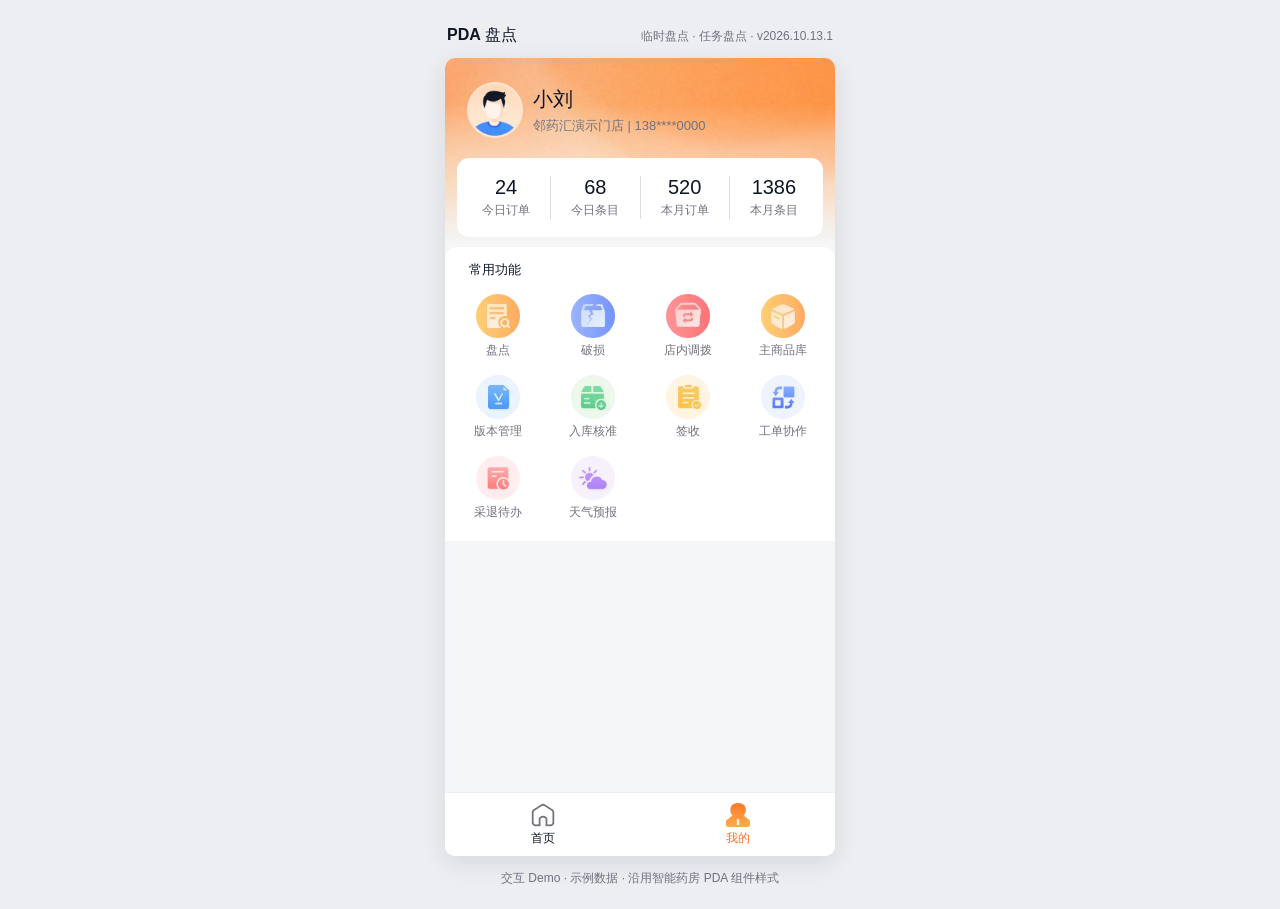
<file: index.html>
<!doctype html>
<html lang="zh-CN">
<head>
  <meta charset="UTF-8">
  <meta name="viewport" content="width=device-width, initial-scale=1, viewport-fit=cover">
  <title>PDA 盘点</title>
</head>
<body>
  <div class="preview-heading"><strong>PDA 盘点</strong><span>临时盘点 · 任务盘点 · <span id="demo-version">版本加载中</span></span></div>
  <div id="app" v-cloak></div>
  <p class="preview-note">交互 Demo · 示例数据 · 沿用智能药房 PDA 组件样式</p>
  <script type="module">
    const response = await fetch(`./version.json?check=${Date.now()}`, { cache: 'no-store' });
    if (!response.ok) throw new Error('无法读取 Demo 版本登记');
    const release = await response.json();
    window.PDA_DEMO_RELEASE = release;
    document.querySelector('#demo-version').textContent = `v${release.version}`;
    const stylesheet = document.createElement('link');
    stylesheet.rel = 'stylesheet';
    stylesheet.href = `./style.css?v=${encodeURIComponent(release.version)}`;
    document.head.append(stylesheet);
    await new Promise(resolve => { stylesheet.onload = resolve; stylesheet.onerror = resolve; });
    await import(`./app.js?v=${encodeURIComponent(release.version)}`);
  </script>
</body>
</html>
</file>
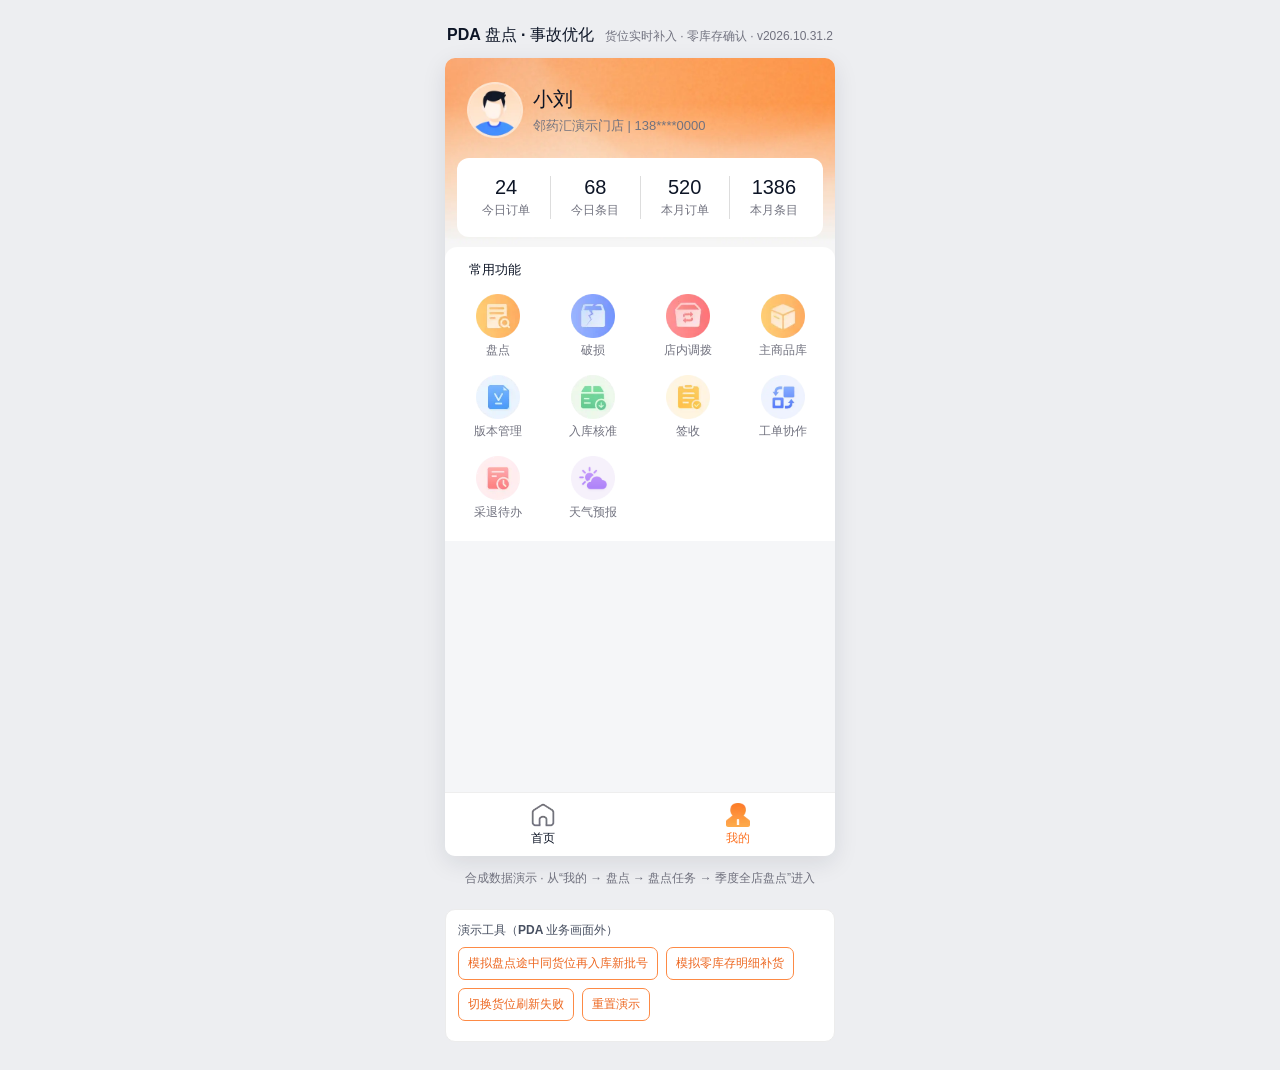
<file: incident/index.html>
<!doctype html>
<html lang="zh-CN">
<head>
  <meta charset="UTF-8">
  <meta name="viewport" content="width=device-width, initial-scale=1, viewport-fit=cover">
  <title>PDA 盘点 · 事故优化演示</title>
</head>
<body>
  <div class="preview-heading"><strong>PDA 盘点 · 事故优化</strong><span>货位实时补入 · 零库存确认 · <span id="demo-version">版本加载中</span></span></div>
  <div id="app" v-cloak></div>
  <p class="preview-note">合成数据演示 · 从“我的 → 盘点 → 盘点任务 → 季度全店盘点”进入</p>
  <aside class="demo-tools" aria-label="演示工具"><b>演示工具（PDA 业务画面外）</b><button id="simulate-arrival">模拟盘点途中同货位再入库新批号</button><button id="simulate-replenish">模拟零库存明细补货</button><button id="simulate-failure">切换货位刷新失败</button><button id="reset-demo">重置演示</button><small id="tool-status"></small></aside>
  <script type="module">
    const response = await fetch(`./version.json?check=${Date.now()}`, { cache: 'no-store' });
    if (!response.ok) throw new Error('无法读取 Demo 版本登记');
    const release = await response.json();
    window.PDA_DEMO_RELEASE = release;
    document.querySelector('#demo-version').textContent = `v${release.version}`;
    const stylesheet = document.createElement('link');
    stylesheet.rel = 'stylesheet';
    stylesheet.href = `./style.css?v=${encodeURIComponent(release.version)}`;
    document.head.append(stylesheet);
    await new Promise(resolve => { stylesheet.onload = resolve; stylesheet.onerror = resolve; });
    await import(`./app.js?v=${encodeURIComponent(release.version)}`);
    const status=document.querySelector('#tool-status');
    document.querySelector('#simulate-arrival').onclick=()=>{window.dispatchEvent(new CustomEvent('demo-add-stock'));status.textContent='已模拟入库；重新展开 R-06-02-07-01 货位可补入新批号。'};
    document.querySelector('#simulate-replenish').onclick=()=>{window.dispatchEvent(new CustomEvent('demo-replenish-zero'));status.textContent='已模拟补货；展开 B-01-01-03 可看到零库存确认变为普通暗盘。'};
    document.querySelector('#simulate-failure').onclick=()=>{window.dispatchEvent(new CustomEvent('demo-toggle-failure'));status.textContent=status.textContent==='已启用刷新失败。'?'已恢复正常刷新。':'已启用刷新失败。';};
    document.querySelector('#reset-demo').onclick=()=>{sessionStorage.removeItem('pda-inventory-incident-v1');location.hash='/mine';location.reload()};
  </script>
</body>
</html>
</file>
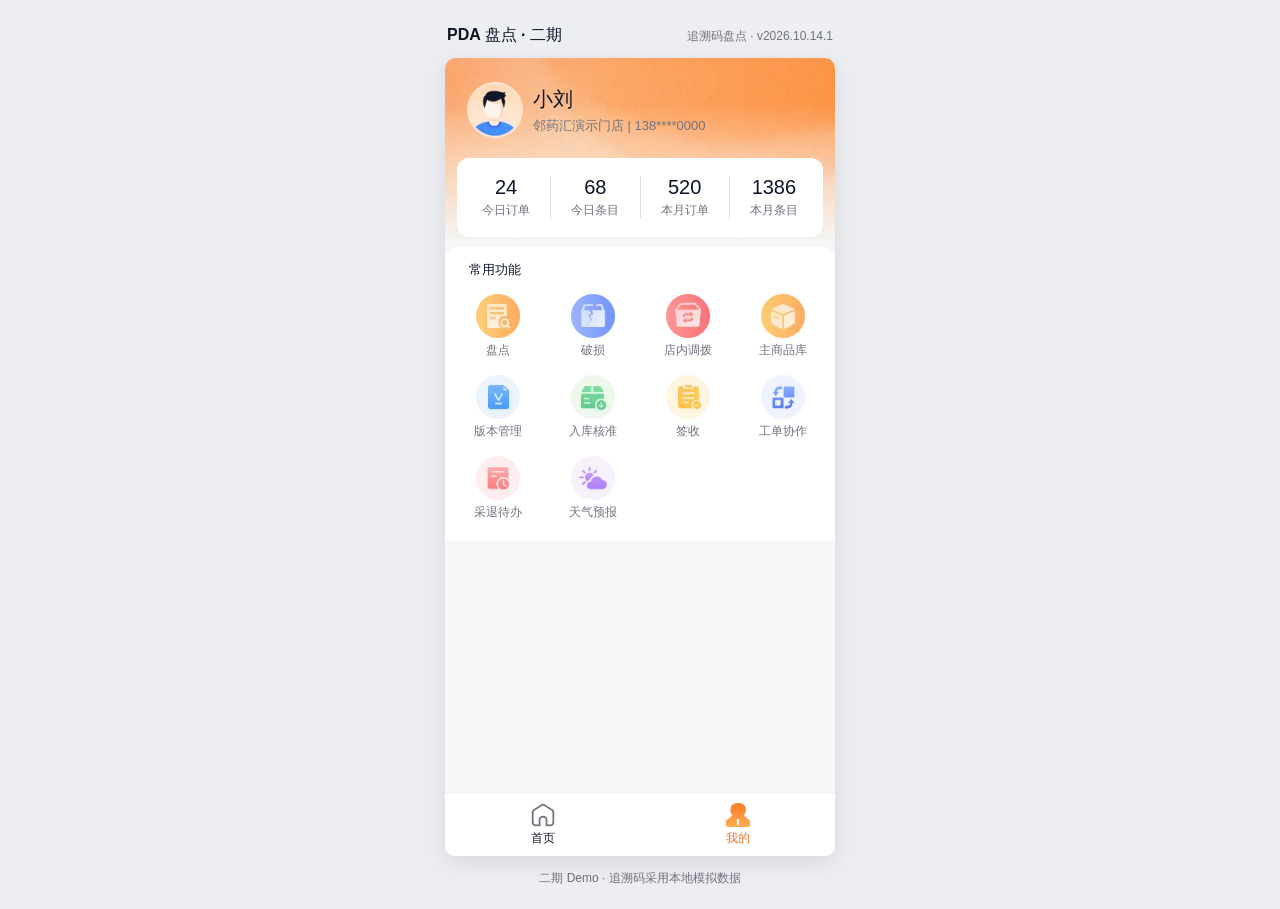
<file: phase2/index.html>
<!doctype html>
<html lang="zh-CN">
<head>
  <meta charset="UTF-8">
  <meta name="viewport" content="width=device-width, initial-scale=1, viewport-fit=cover">
  <title>PDA 盘点 · 二期</title>
</head>
<body>
  <div class="preview-heading"><strong>PDA 盘点 · 二期</strong><span>追溯码盘点 · <span id="demo-version">版本加载中</span></span></div>
  <div id="app" v-cloak></div>
  <p class="preview-note">二期 Demo · 追溯码采用本地模拟数据</p>
  <script type="module">
    const response = await fetch(`./version.json?check=${Date.now()}`, { cache: 'no-store' });
    if (!response.ok) throw new Error('无法读取 Demo 版本登记');
    const release = await response.json();
    window.PDA_DEMO_RELEASE = release;
    document.querySelector('#demo-version').textContent = `v${release.version}`;
    const stylesheet = document.createElement('link');
    stylesheet.rel = 'stylesheet';
    stylesheet.href = `./style.css?v=${encodeURIComponent(release.version)}`;
    document.head.append(stylesheet);
    await new Promise(resolve => { stylesheet.onload = resolve; stylesheet.onerror = resolve; });
    await import(`./app.js?v=${encodeURIComponent(release.version)}`);
  </script>
</body>
</html>
</file>
